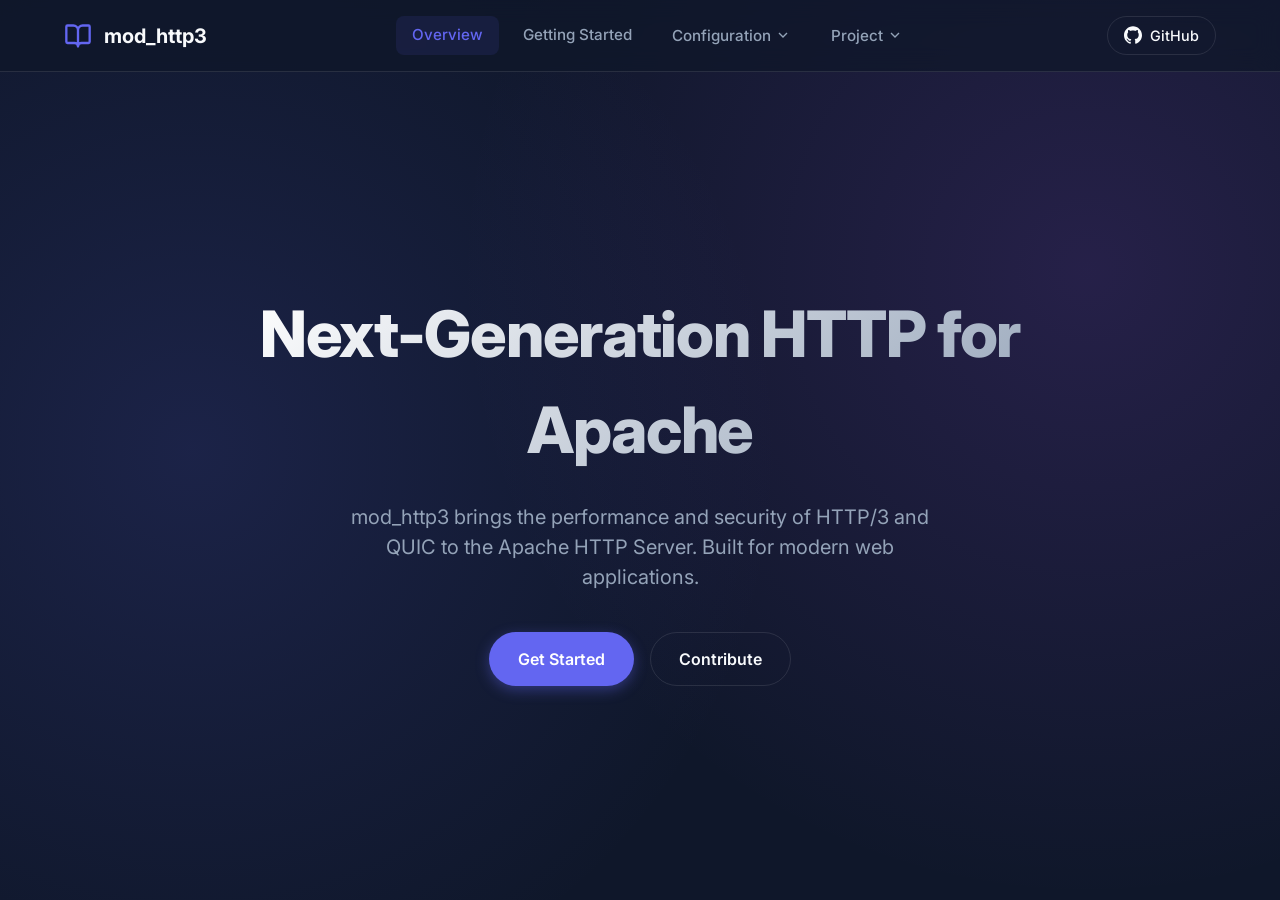
<file: site/index.html>
<!DOCTYPE html>
<html lang="en">
<head>
    <meta charset="UTF-8">
    <meta name="viewport" content="width=device-width, initial-scale=1.0">
    <title>mod_http3 - HTTP/3 for Apache</title>
    <link rel="stylesheet" href="style.css">
    <link href="https://fonts.googleapis.com/css2?family=Inter:wght@300;400;500;600;700&display=swap" rel="stylesheet">
</head>
<body>
    <nav class="navbar">
        <div class="nav-container">
            <a href="#" class="nav-brand">
                <svg class="brand-icon" xmlns="http://www.w3.org/2000/svg" fill="none" stroke="currentColor" stroke-linecap="round" stroke-linejoin="round" stroke-width="2" viewBox="0 0 24 24"><path d="M12 7v14M3 18a1 1 0 0 1-1-1V4a1 1 0 0 1 1-1h5a4 4 0 0 1 4 4 4 4 0 0 1 4-4h5a1 1 0 0 1 1 1v13a1 1 0 0 1-1 1h-6a3 3 0 0 0-3 3 3 3 0 0 0-3-3z"/></svg>
                <span>mod_http3</span>
            </a>
            
            <div class="nav-menu">
                <a href="#" class="nav-link active">Overview</a>
                <a href="#" class="nav-link">Getting Started</a>
                
                <div class="nav-dropdown">
                    <button class="nav-link dropdown-toggle">
                        Configuration
                        <svg class="chevron" viewBox="0 0 24 24" fill="none" stroke="currentColor" stroke-width="2"><path d="M6 9l6 6 6-6"/></svg>
                    </button>
                    <div class="dropdown-menu">
                        <a href="#" class="dropdown-item">Directives</a>
                        <a href="#" class="dropdown-item">Operational Limits</a>
                    </div>
                </div>

                <div class="nav-dropdown">
                    <button class="nav-link dropdown-toggle">
                        Project
                        <svg class="chevron" viewBox="0 0 24 24" fill="none" stroke="currentColor" stroke-width="2"><path d="M6 9l6 6 6-6"/></svg>
                    </button>
                    <div class="dropdown-menu">
                        <a href="CONTRIBUTING.md" class="dropdown-item">Contributing</a>
                        <a href="SECURITY.md" class="dropdown-item">Security</a>
                    </div>
                </div>
            </div>

            <div class="nav-actions">
                <a href="https://github.com/machine-moon/mod_http3" class="btn-github" target="_blank">
                    <svg viewBox="0 0 24 24" fill="currentColor"><path d="M12 .297c-6.63 0-12 5.373-12 12 0 5.303 3.438 9.8 8.205 11.385.6.113.82-.258.82-.577 0-.285-.01-1.04-.015-2.04-3.338.724-4.042-1.61-4.042-1.61C4.422 18.07 3.633 17.7 3.633 17.7c-1.087-.744.084-.729.084-.729 1.205.084 1.838 1.236 1.838 1.236 1.07 1.835 2.809 1.305 3.495.998.108-.776.417-1.305.76-1.605-2.665-.3-5.466-1.332-5.466-5.93 0-1.31.465-2.38 1.235-3.22-.135-.303-.54-1.523.105-3.176 0 0 1.005-.322 3.3 1.23.96-.267 1.98-.399 3-.405 1.02.006 2.04.138 3 .405 2.28-1.552 3.285-1.23 3.285-1.23.645 1.653.24 2.873.12 3.176.765.84 1.23 1.91 1.23 3.22 0 4.61-2.805 5.625-5.475 5.92.42.36.81 1.096.81 2.22 0 1.606-.015 2.896-.015 3.286 0 .315.21.69.825.57C20.565 22.092 24 17.592 24 12.297c0-6.627-5.373-12-12-12"/></svg>
                    GitHub
                </a>
            </div>
            
            <button class="mobile-menu-btn">
                <svg viewBox="0 0 24 24" fill="none" stroke="currentColor" stroke-width="2"><path d="M4 6h16M4 12h16M4 18h16"/></svg>
            </button>
        </div>
    </nav>

    <main class="hero">
        <div class="hero-content">
            <h1>Next-Generation HTTP for Apache</h1>
            <p>mod_http3 brings the performance and security of HTTP/3 and QUIC to the Apache HTTP Server. Built for modern web applications.</p>
            <div class="hero-cta">
                <a href="#" class="btn-primary">Get Started</a>
                <a href="CONTRIBUTING.md" class="btn-secondary">Contribute</a>
            </div>
        </div>
    </main>

    <script src="main.js"></script>
</body>
</html>
</file>
<file: site/style.css>
:root {
    /* Color Palette */
    --bg-color: #0f172a;
    --text-primary: #f8fafc;
    --text-secondary: #94a3b8;
    --primary-color: #6366f1;
    --primary-hover: #4f46e5;
    --nav-bg: rgba(15, 23, 42, 0.75);
    --border-color: rgba(255, 255, 255, 0.1);
    
    /* Effects */
    --glass-blur: 12px;
    --transition: all 0.3s cubic-bezier(0.4, 0, 0.2, 1);
}

* {
    margin: 0;
    padding: 0;
    box-sizing: border-box;
}

body {
    font-family: 'Inter', -apple-system, BlinkMacSystemFont, sans-serif;
    background-color: var(--bg-color);
    color: var(--text-primary);
    line-height: 1.5;
    min-height: 100vh;
    background-image: 
        radial-gradient(circle at 15% 50%, rgba(99, 102, 241, 0.15) 0%, transparent 50%),
        radial-gradient(circle at 85% 30%, rgba(168, 85, 247, 0.15) 0%, transparent 50%);
}

/* Navbar */
.navbar {
    position: fixed;
    top: 0;
    left: 0;
    right: 0;
    height: 72px;
    background: var(--nav-bg);
    backdrop-filter: blur(var(--glass-blur));
    -webkit-backdrop-filter: blur(var(--glass-blur));
    border-bottom: 1px solid var(--border-color);
    z-index: 1000;
}

.nav-container {
    max-width: 1200px;
    margin: 0 auto;
    padding: 0 24px;
    height: 100%;
    display: flex;
    align-items: center;
    justify-content: space-between;
}

.nav-brand {
    display: flex;
    align-items: center;
    gap: 12px;
    text-decoration: none;
    color: var(--text-primary);
    font-weight: 700;
    font-size: 1.25rem;
    transition: var(--transition);
}

.nav-brand:hover {
    color: var(--primary-color);
}

.brand-icon {
    width: 28px;
    height: 28px;
    color: var(--primary-color);
}

.nav-menu {
    display: flex;
    align-items: center;
    gap: 8px;
}

.nav-link {
    text-decoration: none;
    color: var(--text-secondary);
    font-weight: 500;
    font-size: 0.95rem;
    padding: 8px 16px;
    border-radius: 8px;
    transition: var(--transition);
    display: flex;
    align-items: center;
    gap: 4px;
    background: transparent;
    border: none;
    cursor: pointer;
    font-family: inherit;
}

.nav-link:hover, .nav-link.active {
    color: var(--text-primary);
    background: rgba(255, 255, 255, 0.05);
}

.nav-link.active {
    color: var(--primary-color);
    background: rgba(99, 102, 241, 0.1);
}

/* Dropdown */
.nav-dropdown {
    position: relative;
}

.chevron {
    width: 16px;
    height: 16px;
    transition: var(--transition);
}

.nav-dropdown:hover .chevron {
    transform: rotate(180deg);
}

.dropdown-menu {
    position: absolute;
    top: calc(100% + 8px);
    left: 50%;
    transform: translateX(-50%) translateY(10px);
    background: var(--bg-color);
    border: 1px solid var(--border-color);
    border-radius: 12px;
    padding: 8px;
    min-width: 200px;
    opacity: 0;
    visibility: hidden;
    transition: var(--transition);
    box-shadow: 0 10px 25px -5px rgba(0, 0, 0, 0.3);
}

.nav-dropdown:hover .dropdown-menu {
    opacity: 1;
    visibility: visible;
    transform: translateX(-50%) translateY(0);
}

.dropdown-item {
    display: block;
    padding: 10px 16px;
    text-decoration: none;
    color: var(--text-secondary);
    font-size: 0.9rem;
    font-weight: 500;
    border-radius: 6px;
    transition: var(--transition);
}

.dropdown-item:hover {
    color: var(--text-primary);
    background: rgba(255, 255, 255, 0.05);
    transform: translateX(4px);
}

/* Actions */
.nav-actions {
    display: flex;
    align-items: center;
    gap: 16px;
}

.btn-github {
    display: flex;
    align-items: center;
    gap: 8px;
    text-decoration: none;
    color: var(--text-primary);
    font-weight: 500;
    font-size: 0.9rem;
    padding: 8px 16px;
    border-radius: 9999px;
    border: 1px solid var(--border-color);
    transition: var(--transition);
}

.btn-github svg {
    width: 18px;
    height: 18px;
}

.btn-github:hover {
    background: rgba(255, 255, 255, 0.1);
    transform: translateY(-1px);
}

.mobile-menu-btn {
    display: none;
    background: none;
    border: none;
    color: var(--text-primary);
    cursor: pointer;
}

.mobile-menu-btn svg {
    width: 24px;
    height: 24px;
}

/* Hero Section */
.hero {
    min-height: 100vh;
    display: flex;
    align-items: center;
    justify-content: center;
    text-align: center;
    padding: 0 24px;
    padding-top: 72px;
}

.hero-content {
    max-width: 800px;
    animation: fadeUp 0.8s ease-out;
}

.hero h1 {
    font-size: clamp(2.5rem, 5vw, 4.5rem);
    font-weight: 800;
    letter-spacing: -0.02em;
    margin-bottom: 24px;
    background: linear-gradient(135deg, #fff 0%, #94a3b8 100%);
    -webkit-background-clip: text;
    -webkit-text-fill-color: transparent;
}

.hero p {
    font-size: clamp(1.1rem, 2vw, 1.25rem);
    color: var(--text-secondary);
    margin-bottom: 40px;
    max-width: 600px;
    margin-left: auto;
    margin-right: auto;
}

.hero-cta {
    display: flex;
    align-items: center;
    justify-content: center;
    gap: 16px;
}

.btn-primary, .btn-secondary {
    display: inline-flex;
    align-items: center;
    justify-content: center;
    padding: 14px 28px;
    font-size: 1rem;
    font-weight: 600;
    text-decoration: none;
    border-radius: 9999px;
    transition: var(--transition);
}

.btn-primary {
    background: var(--primary-color);
    color: white;
    border: 1px solid transparent;
    box-shadow: 0 4px 14px 0 rgba(99, 102, 241, 0.39);
}

.btn-primary:hover {
    background: var(--primary-hover);
    transform: translateY(-2px);
    box-shadow: 0 6px 20px rgba(99, 102, 241, 0.23);
}

.btn-secondary {
    background: transparent;
    color: var(--text-primary);
    border: 1px solid var(--border-color);
}

.btn-secondary:hover {
    background: rgba(255, 255, 255, 0.05);
    transform: translateY(-2px);
}

/* Animations */
@keyframes fadeUp {
    from {
        opacity: 0;
        transform: translateY(20px);
    }
    to {
        opacity: 1;
        transform: translateY(0);
    }
}

/* Responsive */
@media (max-width: 768px) {
    .nav-menu, .nav-actions {
        display: none;
    }
    
    .mobile-menu-btn {
        display: block;
    }
    
    .hero-cta {
        flex-direction: column;
        width: 100%;
    }
    
    .hero-cta a {
        width: 100%;
        max-width: 300px;
    }
}
</file>
